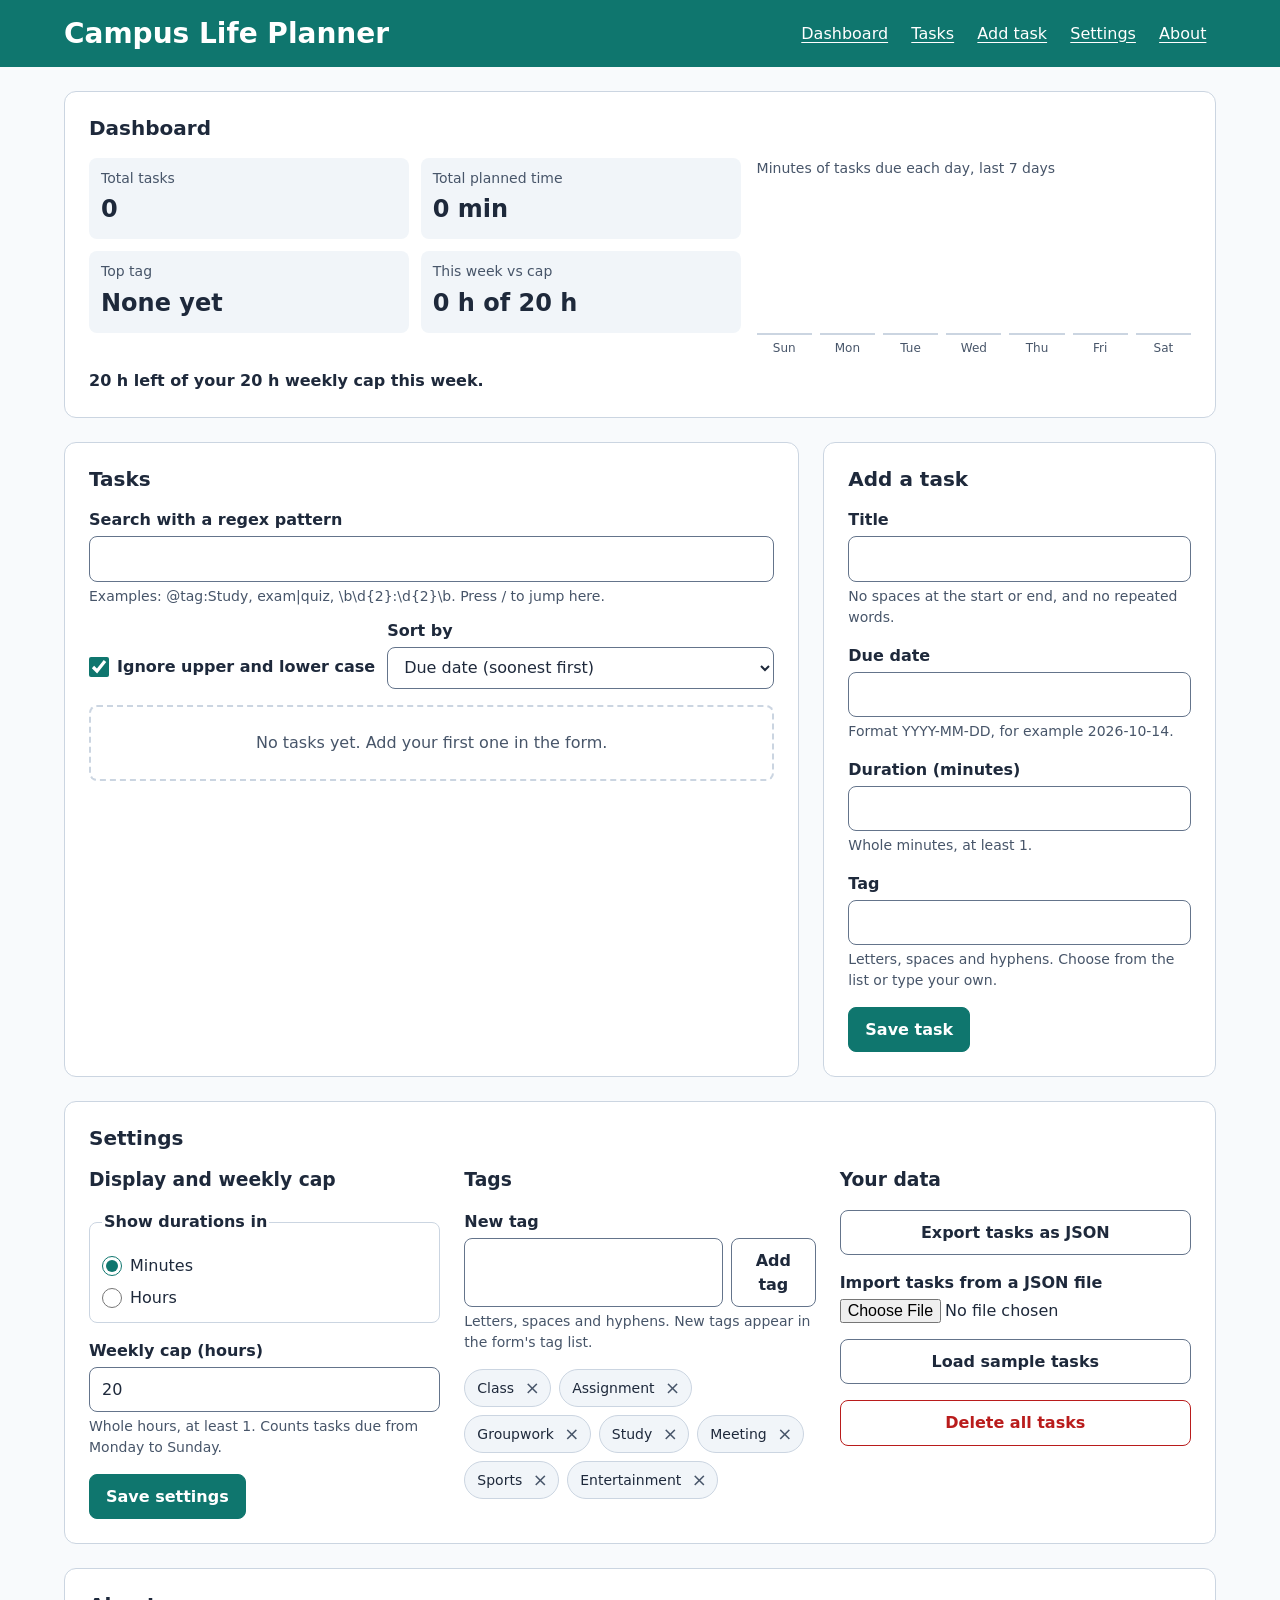
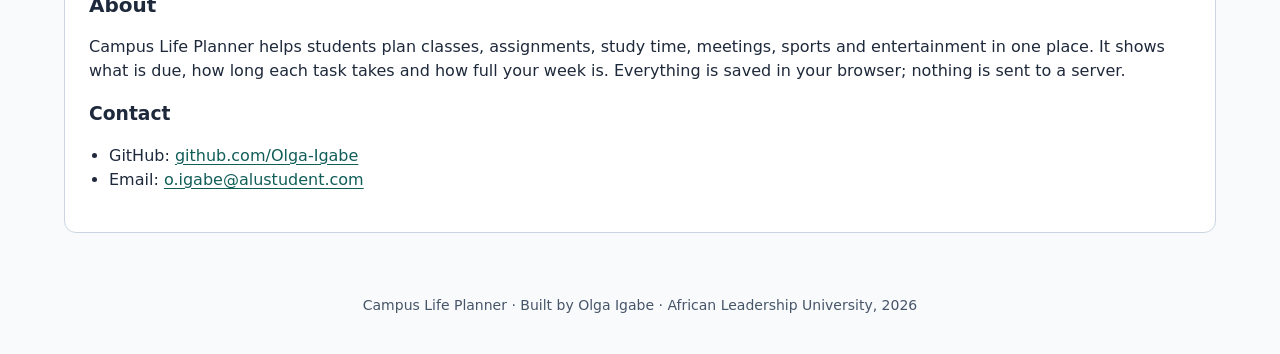
<file: index.html>
<!DOCTYPE html>
<html lang="en">
<head>
  <meta charset="UTF-8">
  <meta name="viewport" content="width=device-width, initial-scale=1.0">
  <meta name="description" content="Campus Life Planner: plan classes, assignments, study time and campus events.">
  <title>Campus Life Planner</title>
  <link rel="icon" href="data:image/svg+xml,%3Csvg xmlns=%27http://www.w3.org/2000/svg%27 viewBox=%270 0 32 32%27%3E%3Crect width=%2732%27 height=%2732%27 rx=%276%27 fill=%27%230f766e%27/%3E%3Cpath d=%27M9 16.5l4.5 4.5L23 11%27 stroke=%27white%27 stroke-width=%273.5%27 fill=%27none%27 stroke-linecap=%27round%27 stroke-linejoin=%27round%27/%3E%3C/svg%3E">
  <link rel="stylesheet" href="styles/main.css">
</head>
<body>
  <a class="skip-link" href="#main">Skip to content</a>

  <header class="site-header">
    <div class="header-inner">
      <h1 class="site-title">Campus Life Planner</h1>
      <nav aria-label="Main">
        <ul class="nav-list">
          <li><a href="#dashboard">Dashboard</a></li>
          <li><a href="#records">Tasks</a></li>
          <li><a href="#add-task">Add task</a></li>
          <li><a href="#settings">Settings</a></li>
          <li><a href="#about">About</a></li>
        </ul>
      </nav>
    </div>
  </header>

  <main id="main" tabindex="-1">

    <section id="dashboard" class="panel panel--full" aria-labelledby="dashboard-heading">
      <h2 id="dashboard-heading">Dashboard</h2>
      <div class="dashboard-body">
        <div class="stats">
          <article class="stat">
            <h3 class="stat-label">Total tasks</h3>
            <p class="stat-value" id="stat-total">0</p>
          </article>
          <article class="stat">
            <h3 class="stat-label">Total planned time</h3>
            <p class="stat-value" id="stat-time">0 min</p>
          </article>
          <article class="stat">
            <h3 class="stat-label">Top tag</h3>
            <p class="stat-value" id="stat-top-tag">None yet</p>
          </article>
          <article class="stat">
            <h3 class="stat-label">This week vs cap</h3>
            <p class="stat-value" id="stat-cap">0 h of 20 h</p>
          </article>
        </div>
        <figure class="trend">
          <figcaption>Minutes of tasks due each day, last 7 days</figcaption>
          <div id="trend-chart" class="chart" role="img" aria-label="No tasks in the last 7 days"></div>
        </figure>
      </div>
      <p id="cap-status" class="cap-message" role="status" aria-live="polite"></p>
      <p id="cap-alert" class="cap-message cap-message--over" aria-live="assertive"></p>
    </section>

    <section id="records" class="panel panel--wide" aria-labelledby="records-heading">
      <h2 id="records-heading">Tasks</h2>
      <div class="controls">
        <div class="field field--search">
          <label for="search-input">Search with a regex pattern</label>
          <input id="search-input" type="search" autocomplete="off" spellcheck="false" aria-describedby="search-hint search-status">
          <p id="search-hint" class="hint">Examples: @tag:Study, exam|quiz, \b\d{2}:\d{2}\b. Press / to jump here.</p>
        </div>
        <div class="field field--inline">
          <input id="search-case" type="checkbox" checked>
          <label for="search-case">Ignore upper and lower case</label>
        </div>
        <div class="field">
          <label for="sort-select">Sort by</label>
          <select id="sort-select">
            <option value="dueDate-asc">Due date (soonest first)</option>
            <option value="dueDate-desc">Due date (latest first)</option>
            <option value="title-asc">Title (A to Z)</option>
            <option value="title-desc">Title (Z to A)</option>
            <option value="duration-asc">Duration (shortest first)</option>
            <option value="duration-desc">Duration (longest first)</option>
          </select>
        </div>
      </div>
      <p id="search-status" class="status" role="status"></p>
      <p id="records-status" class="status" role="status"></p>

      <table class="records-table" role="table">
        <caption class="visually-hidden">Your tasks</caption>
        <thead role="rowgroup">
          <tr role="row">
            <th role="columnheader" scope="col">Title</th>
            <th role="columnheader" scope="col">Due date</th>
            <th role="columnheader" scope="col">Duration</th>
            <th role="columnheader" scope="col">Tag</th>
            <th role="columnheader" scope="col">Actions</th>
          </tr>
        </thead>
        <tbody id="records-body" role="rowgroup"></tbody>
      </table>
      <p id="records-empty" class="empty">No tasks yet. Add your first one in the form.</p>
    </section>

    <section id="add-task" class="panel panel--side" aria-labelledby="form-heading">
      <h2 id="form-heading">Add a task</h2>
      <form id="task-form" novalidate>
        <div class="field">
          <label for="title">Title</label>
          <input id="title" name="title" type="text" autocomplete="off" aria-describedby="title-hint title-error">
          <p id="title-hint" class="hint">No spaces at the start or end, and no repeated words.</p>
          <p id="title-error" class="error"></p>
        </div>

        <div class="field">
          <label for="dueDate">Due date</label>
          <input id="dueDate" name="dueDate" type="text" inputmode="numeric" autocomplete="off" aria-describedby="dueDate-hint dueDate-error">
          <p id="dueDate-hint" class="hint">Format YYYY-MM-DD, for example 2026-10-14.</p>
          <p id="dueDate-error" class="error"></p>
        </div>

        <div class="field">
          <label for="duration">Duration (minutes)</label>
          <input id="duration" name="duration" type="text" inputmode="numeric" autocomplete="off" aria-describedby="duration-hint duration-error">
          <p id="duration-hint" class="hint">Whole minutes, at least 1.</p>
          <p id="duration-error" class="error"></p>
        </div>

        <div class="field">
          <label for="tag">Tag</label>
          <input id="tag" name="tag" type="text" list="tag-options" autocomplete="off" aria-describedby="tag-hint tag-error">
          <datalist id="tag-options">
            <option value="Class"></option>
            <option value="Assignment"></option>
            <option value="Groupwork"></option>
            <option value="Study"></option>
            <option value="Meeting"></option>
            <option value="Sports"></option>
            <option value="Entertainment"></option>
          </datalist>
          <p id="tag-hint" class="hint">Letters, spaces and hyphens. Choose from the list or type your own.</p>
          <p id="tag-error" class="error"></p>
        </div>

        <div class="form-actions">
          <button type="submit" id="save-btn" class="btn btn--primary">Save task</button>
        </div>
        <p id="form-status" class="status" role="status"></p>
      </form>
    </section>

    <section id="settings" class="panel panel--full" aria-labelledby="settings-heading">
      <h2 id="settings-heading">Settings</h2>
      <div class="settings-grid">

        <form id="settings-form" class="settings-group" novalidate>
          <h3>Display and weekly cap</h3>
          <fieldset>
            <legend>Show durations in</legend>
            <div class="radio">
              <input id="unit-minutes" type="radio" name="unit" value="minutes" checked>
              <label for="unit-minutes">Minutes</label>
            </div>
            <div class="radio">
              <input id="unit-hours" type="radio" name="unit" value="hours">
              <label for="unit-hours">Hours</label>
            </div>
          </fieldset>
          <div class="field">
            <label for="cap-input">Weekly cap (hours)</label>
            <input id="cap-input" type="text" inputmode="numeric" autocomplete="off" aria-describedby="cap-hint cap-input-error">
            <p id="cap-hint" class="hint">Whole hours, at least 1. Counts tasks due from Monday to Sunday.</p>
            <p id="cap-input-error" class="error"></p>
          </div>
          <button type="submit" class="btn btn--primary">Save settings</button>
        </form>

        <div class="settings-group">
          <h3>Tags</h3>
          <div class="field">
            <label for="new-tag">New tag</label>
            <div class="tag-row">
              <input id="new-tag" type="text" autocomplete="off" aria-describedby="new-tag-hint new-tag-error">
              <button type="button" id="add-tag" class="btn">Add tag</button>
            </div>
            <p id="new-tag-hint" class="hint">Letters, spaces and hyphens. New tags appear in the form's tag list.</p>
            <p id="new-tag-error" class="error"></p>
          </div>
          <ul id="tag-manager" class="tag-list" aria-label="Your tags"></ul>
        </div>

        <div class="settings-group">
          <h3>Your data</h3>
          <div class="data-actions">
            <button type="button" id="export-btn" class="btn">Export tasks as JSON</button>
            <div class="field">
              <label for="import-file">Import tasks from a JSON file</label>
              <input id="import-file" type="file" accept=".json,application/json">
            </div>
            <button type="button" id="sample-btn" class="btn">Load sample tasks</button>
            <button type="button" id="clear-btn" class="btn btn--danger">Delete all tasks</button>
          </div>
        </div>

      </div>
      <p id="settings-status" class="status" role="status"></p>
    </section>

    <section id="about" class="panel panel--full" aria-labelledby="about-heading">
      <h2 id="about-heading">About</h2>
      <p>
        Campus Life Planner helps students plan classes, assignments, study time, meetings,
        sports and entertainment in one place. It shows what is due, how long each task takes
        and how full your week is. Everything is saved in your browser; nothing is sent to a server.
      </p>
      <h3>Contact</h3>
      <ul class="contact-list">
        <li>GitHub: <a href="https://github.com/Olga-Igabe">github.com/Olga-Igabe</a></li>
        <li>Email: <a href="mailto:o.igabe@alustudent.com">o.igabe@alustudent.com</a></li>
      </ul>
    </section>

  </main>

  <footer class="site-footer">
    <p>Campus Life Planner · Built by Olga Igabe · African Leadership University, 2026</p>
  </footer>

  <script type="module" src="scripts/main.js"></script>
</body>
</html>
</file>
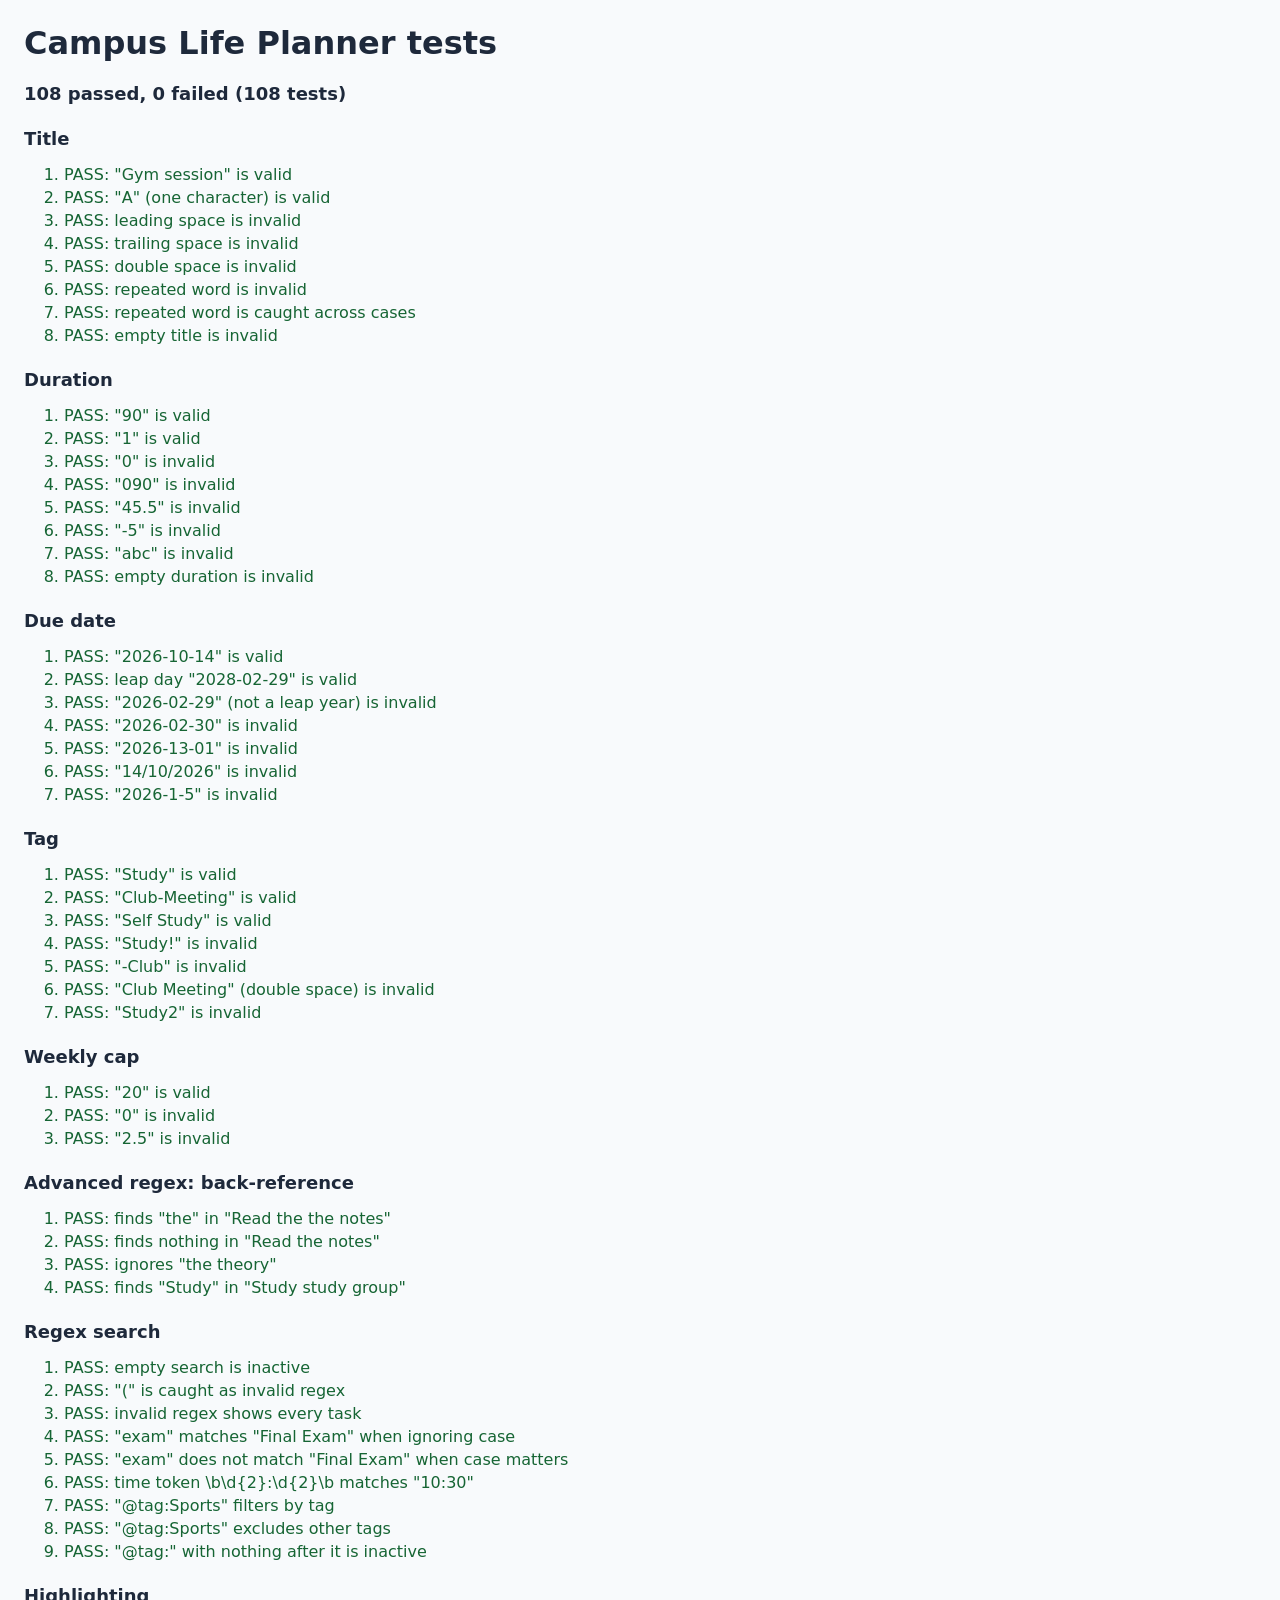
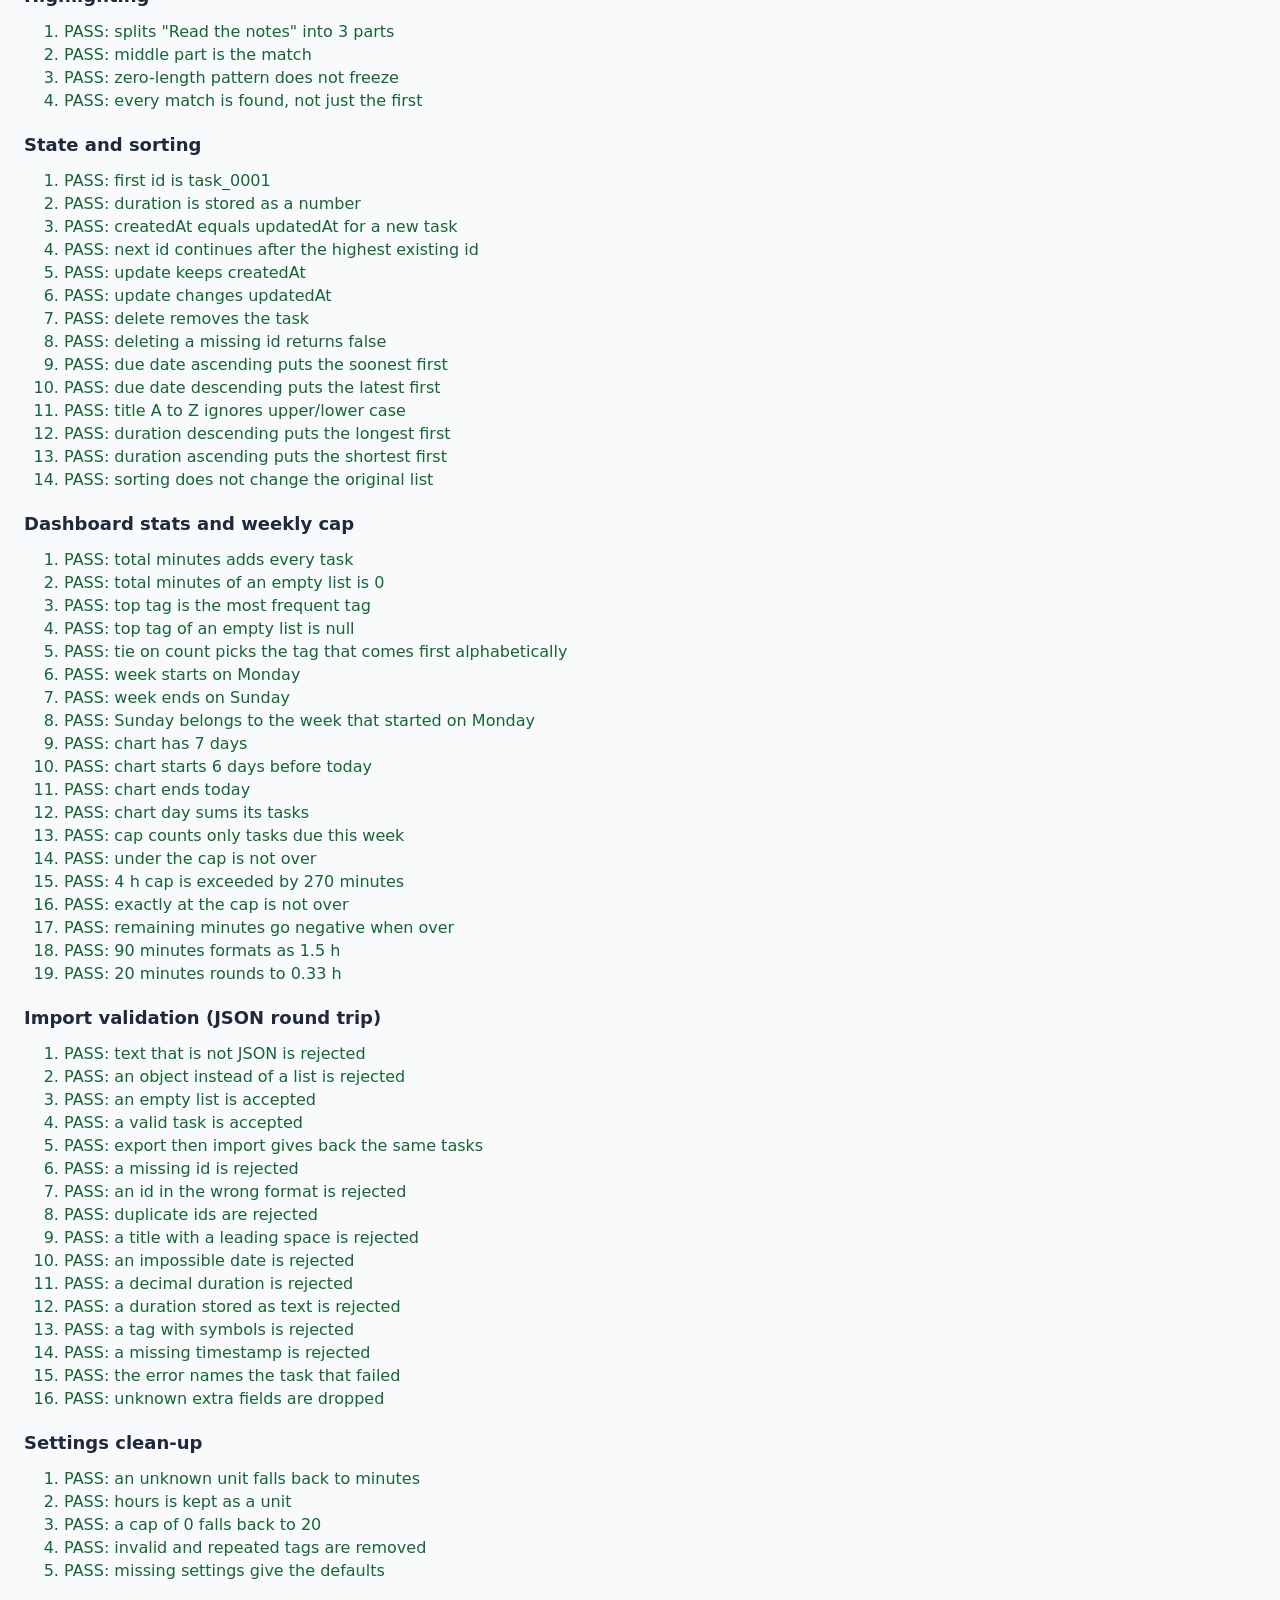
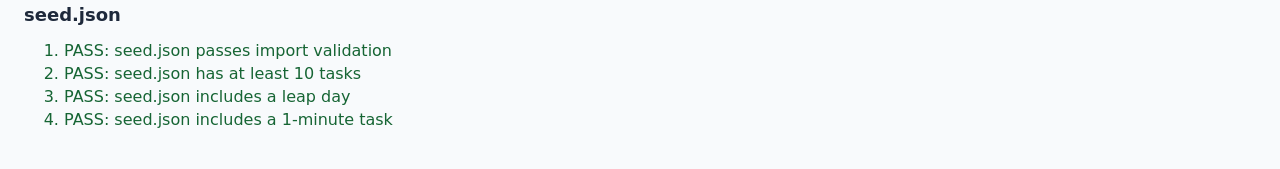
<file: tests/tests.html>
<!DOCTYPE html>
<html lang="en">
<head>
  <meta charset="UTF-8">
  <meta name="viewport" content="width=device-width, initial-scale=1.0">
  <title>Tests — Campus Life Planner</title>
  <link rel="icon" href="data:image/svg+xml,%3Csvg xmlns=%27http://www.w3.org/2000/svg%27 viewBox=%270 0 32 32%27%3E%3Crect width=%2732%27 height=%2732%27 rx=%276%27 fill=%27%230f766e%27/%3E%3Cpath d=%27M9 16.5l4.5 4.5L23 11%27 stroke=%27white%27 stroke-width=%273.5%27 fill=%27none%27 stroke-linecap=%27round%27 stroke-linejoin=%27round%27/%3E%3C/svg%3E">
  <style>
    body { font-family: system-ui, sans-serif; margin: 0; padding: 1.5rem; color: #1e293b; background: #f8fafc; }
    h1 { margin-top: 0; }
    h2 { margin-top: 1.5rem; font-size: 1.125rem; }
    #summary { font-weight: 700; font-size: 1.125rem; }
    .pass { color: #166534; }
    .fail { color: #b91c1c; font-weight: 700; }
    li { margin-bottom: 0.25rem; }
  </style>
</head>
<body>
  <main>
    <h1>Campus Life Planner tests</h1>
    <p id="summary" role="status"></p>
    <div id="results"></div>
  </main>

  <script type="module">
    import {
      validateTitle,
      validateDuration,
      validateDate,
      validateTag,
      validateCap,
      findDuplicateWord
    } from '../scripts/validators.js';
    import { buildSearch, taskMatches, splitMatches } from '../scripts/search.js';
    import { setTasks, getTasks, addTask, updateTask, deleteTask, sortTasks } from '../scripts/state.js';
    import { totalMinutes, topTag, lastSevenDays, weekRange, capStatus, formatHours } from '../scripts/stats.js';
    import { parseImport, validateTaskList, cleanSettings } from '../scripts/storage.js';

    const results = document.getElementById('results');
    let currentList = null;
    let passed = 0;
    let failed = 0;

    function group(title) {
      const heading = document.createElement('h2');
      heading.textContent = title;
      currentList = document.createElement('ol');
      results.append(heading, currentList);
    }

    function check(name, actual, expected) {
      const ok = actual === expected;
      if (ok) {
        passed += 1;
      } else {
        failed += 1;
      }
      const item = document.createElement('li');
      item.className = ok ? 'pass' : 'fail';
      item.textContent = ok
        ? `PASS: ${name}`
        : `FAIL: ${name} (expected ${JSON.stringify(expected)}, got ${JSON.stringify(actual)})`;
      currentList.append(item);
    }

    const isValid = (validate, value) => validate(value) === '';

    group('Title');
    check('"Gym session" is valid', isValid(validateTitle, 'Gym session'), true);
    check('"A" (one character) is valid', isValid(validateTitle, 'A'), true);
    check('leading space is invalid', isValid(validateTitle, ' Gym'), false);
    check('trailing space is invalid', isValid(validateTitle, 'Gym '), false);
    check('double space is invalid', isValid(validateTitle, 'Gym  session'), false);
    check('repeated word is invalid', isValid(validateTitle, 'Read the the notes'), false);
    check('repeated word is caught across cases', isValid(validateTitle, 'The the plan'), false);
    check('empty title is invalid', isValid(validateTitle, ''), false);

    group('Duration');
    check('"90" is valid', isValid(validateDuration, '90'), true);
    check('"1" is valid', isValid(validateDuration, '1'), true);
    check('"0" is invalid', isValid(validateDuration, '0'), false);
    check('"090" is invalid', isValid(validateDuration, '090'), false);
    check('"45.5" is invalid', isValid(validateDuration, '45.5'), false);
    check('"-5" is invalid', isValid(validateDuration, '-5'), false);
    check('"abc" is invalid', isValid(validateDuration, 'abc'), false);
    check('empty duration is invalid', isValid(validateDuration, ''), false);

    group('Due date');
    check('"2026-10-14" is valid', isValid(validateDate, '2026-10-14'), true);
    check('leap day "2028-02-29" is valid', isValid(validateDate, '2028-02-29'), true);
    check('"2026-02-29" (not a leap year) is invalid', isValid(validateDate, '2026-02-29'), false);
    check('"2026-02-30" is invalid', isValid(validateDate, '2026-02-30'), false);
    check('"2026-13-01" is invalid', isValid(validateDate, '2026-13-01'), false);
    check('"14/10/2026" is invalid', isValid(validateDate, '14/10/2026'), false);
    check('"2026-1-5" is invalid', isValid(validateDate, '2026-1-5'), false);

    group('Tag');
    check('"Study" is valid', isValid(validateTag, 'Study'), true);
    check('"Club-Meeting" is valid', isValid(validateTag, 'Club-Meeting'), true);
    check('"Self Study" is valid', isValid(validateTag, 'Self Study'), true);
    check('"Study!" is invalid', isValid(validateTag, 'Study!'), false);
    check('"-Club" is invalid', isValid(validateTag, '-Club'), false);
    check('"Club  Meeting" (double space) is invalid', isValid(validateTag, 'Club  Meeting'), false);
    check('"Study2" is invalid', isValid(validateTag, 'Study2'), false);

    group('Weekly cap');
    check('"20" is valid', isValid(validateCap, '20'), true);
    check('"0" is invalid', isValid(validateCap, '0'), false);
    check('"2.5" is invalid', isValid(validateCap, '2.5'), false);

    group('Advanced regex: back-reference');
    check('finds "the" in "Read the the notes"', findDuplicateWord('Read the the notes'), 'the');
    check('finds nothing in "Read the notes"', findDuplicateWord('Read the notes'), null);
    check('ignores "the theory"', findDuplicateWord('the theory'), null);
    check('finds "Study" in "Study study group"', findDuplicateWord('Study study group'), 'Study');

    group('Regex search');
    const exam = { id: 'task_0001', title: 'Final Exam at 10:30', dueDate: '2026-10-20', duration: 120, tag: 'Class' };
    const gym = { id: 'task_0002', title: 'Gym session', dueDate: '2026-10-15', duration: 60, tag: 'Sports' };
    check('empty search is inactive', buildSearch('', true).active, false);
    check('"(" is caught as invalid regex', buildSearch('(', true).valid, false);
    check('invalid regex shows every task', taskMatches(gym, buildSearch('(', true)), true);
    check('"exam" matches "Final Exam" when ignoring case', taskMatches(exam, buildSearch('exam', true)), true);
    check('"exam" does not match "Final Exam" when case matters', taskMatches(exam, buildSearch('exam', false)), false);
    check('time token \\b\\d{2}:\\d{2}\\b matches "10:30"', taskMatches(exam, buildSearch('\\b\\d{2}:\\d{2}\\b', true)), true);
    check('"@tag:Sports" filters by tag', taskMatches(gym, buildSearch('@tag:Sports', true)), true);
    check('"@tag:Sports" excludes other tags', taskMatches(exam, buildSearch('@tag:Sports', true)), false);
    check('"@tag:" with nothing after it is inactive', buildSearch('@tag:', true).active, false);

    group('Highlighting');
    const parts = splitMatches('Read the notes', /the/);
    check('splits "Read the notes" into 3 parts', parts.length, 3);
    check('middle part is the match', parts[1].match && parts[1].text === 'the', true);
    check('zero-length pattern does not freeze', splitMatches('abc', /x*/).length, 1);
    check('every match is found, not just the first', splitMatches('a-a-a', /a/).filter((p) => p.match).length, 3);

    group('State and sorting');
    setTasks([]);
    const first = addTask({ title: 'Lab report', dueDate: '2026-10-16', duration: '45', tag: 'Assignment' });
    check('first id is task_0001', first.id, 'task_0001');
    check('duration is stored as a number', first.duration, 45);
    check('createdAt equals updatedAt for a new task', first.createdAt === first.updatedAt, true);
    setTasks([{ ...exam, id: 'task_0007', createdAt: '2026-10-01T00:00:00.000Z', updatedAt: '2026-10-01T00:00:00.000Z' }]);
    check('next id continues after the highest existing id', addTask({ title: 'Read', dueDate: '2026-10-17', duration: '30', tag: 'Study' }).id, 'task_0008');
    const updated = updateTask('task_0007', { title: 'Final exam', dueDate: '2026-10-21', duration: '90', tag: 'Class' });
    check('update keeps createdAt', updated.createdAt, '2026-10-01T00:00:00.000Z');
    check('update changes updatedAt', updated.updatedAt !== '2026-10-01T00:00:00.000Z', true);
    check('delete removes the task', deleteTask('task_0008') && getTasks().length === 1, true);
    check('deleting a missing id returns false', deleteTask('task_9999'), false);

    const list = [exam, gym, { id: 'task_0003', title: 'art club', dueDate: '2026-10-18', duration: 30, tag: 'Meeting' }];
    check('due date ascending puts the soonest first', sortTasks(list, 'dueDate-asc')[0].id, 'task_0002');
    check('due date descending puts the latest first', sortTasks(list, 'dueDate-desc')[0].id, 'task_0001');
    check('title A to Z ignores upper/lower case', sortTasks(list, 'title-asc')[0].title, 'art club');
    check('duration descending puts the longest first', sortTasks(list, 'duration-desc')[0].duration, 120);
    check('duration ascending puts the shortest first', sortTasks(list, 'duration-asc')[0].duration, 30);
    check('sorting does not change the original list', list[0].id, 'task_0001');

    group('Dashboard stats and weekly cap');
    const wednesday = new Date(2026, 9, 14);
    const week = [
      { id: 'task_0001', title: 'Lecture', dueDate: '2026-10-12', duration: 90, tag: 'Class' },
      { id: 'task_0002', title: 'Essay', dueDate: '2026-10-14', duration: 120, tag: 'Assignment' },
      { id: 'task_0003', title: 'Seminar', dueDate: '2026-10-18', duration: 60, tag: 'Class' },
      { id: 'task_0004', title: 'Old quiz', dueDate: '2026-10-08', duration: 30, tag: 'Study' },
      { id: 'task_0005', title: 'Next week', dueDate: '2026-10-19', duration: 45, tag: 'Study' }
    ];
    check('total minutes adds every task', totalMinutes(week), 345);
    check('total minutes of an empty list is 0', totalMinutes([]), 0);
    check('top tag is the most frequent tag', topTag(week).tag, 'Class');
    check('top tag of an empty list is null', topTag([]), null);
    check('tie on count picks the tag that comes first alphabetically', topTag([week[1], week[3]]).tag, 'Assignment');
    check('week starts on Monday', weekRange(wednesday).start, '2026-10-12');
    check('week ends on Sunday', weekRange(wednesday).end, '2026-10-18');
    check('Sunday belongs to the week that started on Monday', weekRange(new Date(2026, 9, 18)).start, '2026-10-12');
    const days = lastSevenDays(week, wednesday);
    check('chart has 7 days', days.length, 7);
    check('chart starts 6 days before today', days[0].date, '2026-10-08');
    check('chart ends today', days[6].date, '2026-10-14');
    check('chart day sums its tasks', days[6].minutes, 120);
    check('cap counts only tasks due this week', capStatus(week, 20, wednesday).usedMinutes, 270);
    check('under the cap is not over', capStatus(week, 20, wednesday).over, false);
    check('4 h cap is exceeded by 270 minutes', capStatus(week, 4, wednesday).over, true);
    check('exactly at the cap is not over', capStatus(week, 4.5, wednesday).over, false);
    check('remaining minutes go negative when over', capStatus(week, 4, wednesday).remainingMinutes, -30);
    check('90 minutes formats as 1.5 h', formatHours(90), '1.5 h');
    check('20 minutes rounds to 0.33 h', formatHours(20), '0.33 h');

    group('Import validation (JSON round trip)');
    const stamp = '2026-10-12T08:00:00.000Z';
    const good = { id: 'task_0001', title: 'Lab report', dueDate: '2026-10-16', duration: 45, tag: 'Assignment', createdAt: stamp, updatedAt: stamp };
    const withChange = (changes) => JSON.stringify([{ ...good, ...changes }]);
    check('text that is not JSON is rejected', parseImport('not json').ok, false);
    check('an object instead of a list is rejected', parseImport('{}').ok, false);
    check('an empty list is accepted', parseImport('[]').ok, true);
    check('a valid task is accepted', parseImport(JSON.stringify([good])).ok, true);
    check('export then import gives back the same tasks', JSON.stringify(parseImport(JSON.stringify([good])).tasks), JSON.stringify([good]));
    check('a missing id is rejected', parseImport(withChange({ id: undefined })).ok, false);
    check('an id in the wrong format is rejected', parseImport(withChange({ id: 'abc' })).ok, false);
    check('duplicate ids are rejected', parseImport(JSON.stringify([good, good])).ok, false);
    check('a title with a leading space is rejected', parseImport(withChange({ title: ' Lab' })).ok, false);
    check('an impossible date is rejected', parseImport(withChange({ dueDate: '2026-02-30' })).ok, false);
    check('a decimal duration is rejected', parseImport(withChange({ duration: 12.5 })).ok, false);
    check('a duration stored as text is rejected', parseImport(withChange({ duration: '45' })).ok, false);
    check('a tag with symbols is rejected', parseImport(withChange({ tag: 'Study!' })).ok, false);
    check('a missing timestamp is rejected', parseImport(withChange({ createdAt: 'yesterday' })).ok, false);
    check('the error names the task that failed', parseImport(JSON.stringify([good, { ...good, id: 'task_0002', tag: '' }])).error.startsWith('Task 2'), true);
    check('unknown extra fields are dropped', 'extra' in parseImport(withChange({ extra: 'x' })).tasks[0], false);

    group('Settings clean-up');
    check('an unknown unit falls back to minutes', cleanSettings({ unit: 'days' }).unit, 'minutes');
    check('hours is kept as a unit', cleanSettings({ unit: 'hours' }).unit, 'hours');
    check('a cap of 0 falls back to 20', cleanSettings({ weeklyCapHours: 0 }).weeklyCapHours, 20);
    check('invalid and repeated tags are removed', cleanSettings({ tags: ['Study', 'Study', 'Bad!'] }).tags.join(','), 'Study');
    check('missing settings give the defaults', cleanSettings(null).tags.length, 7);

    group('seed.json');
    try {
      const response = await fetch('../seed.json');
      const seed = validateTaskList(await response.json());
      check('seed.json passes import validation', seed.ok, true);
      check('seed.json has at least 10 tasks', seed.ok && seed.tasks.length >= 10, true);
      check('seed.json includes a leap day', seed.ok && seed.tasks.some((task) => task.dueDate.endsWith('-02-29')), true);
      check('seed.json includes a 1-minute task', seed.ok && seed.tasks.some((task) => task.duration === 1), true);
    } catch {
      check('seed.json could be loaded (open this page through a local server)', false, true);
    }

    document.getElementById('summary').textContent =
      `${passed} passed, ${failed} failed (${passed + failed} tests)`;
  </script>
</body>
</html>
</file>
<file: styles/main.css>
/* ===== Design tokens ===== */
:root {
  --bg: #f8fafc;
  --surface: #ffffff;
  --surface-muted: #f1f5f9;
  --text: #1e293b;
  --muted: #475569;
  --border: #cbd5e1;
  --input-border: #64748b;
  --primary: #0f766e;
  --primary-dark: #115e59;
  --primary-tint: #f0fdfa;
  --danger: #b91c1c;
  --danger-bg: #fef2f2;
  --focus: #1d4ed8;
  --mark: #fde68a;
  --radius: 12px;
  --radius-sm: 8px;
}

/* ===== Base (mobile first, ~360px) ===== */
*,
*::before,
*::after {
  box-sizing: border-box;
}

[hidden] {
  display: none !important;
}

html {
  scroll-behavior: smooth;
}

body {
  margin: 0;
  font-family: system-ui, -apple-system, "Segoe UI", Roboto, sans-serif;
  font-size: 1rem;
  line-height: 1.5;
  color: var(--text);
  background: var(--bg);
}

h1,
h2,
h3 {
  line-height: 1.25;
}

a {
  color: var(--primary-dark);
  text-underline-offset: 3px;
}

:focus-visible {
  outline: 3px solid var(--focus);
  outline-offset: 2px;
}

.visually-hidden {
  position: absolute;
  width: 1px;
  height: 1px;
  margin: -1px;
  padding: 0;
  overflow: hidden;
  clip: rect(0 0 0 0);
  white-space: nowrap;
  border: 0;
}

/* ===== Skip link ===== */
.skip-link {
  position: absolute;
  top: -4rem;
  left: 1rem;
  z-index: 100;
  padding: 0.75rem 1rem;
  background: var(--text);
  color: #ffffff;
  font-weight: 600;
  border-radius: var(--radius-sm);
  transition: top 0.2s ease;
}

.skip-link:focus {
  top: 1rem;
}

/* ===== Header and navigation ===== */
.site-header {
  background: var(--primary);
  color: #ffffff;
}

.site-header :focus-visible {
  outline-color: #ffffff;
}

.header-inner {
  display: flex;
  flex-direction: column;
  gap: 0.75rem;
  max-width: 1200px;
  margin: 0 auto;
  padding: 1rem;
}

.site-title {
  margin: 0;
  font-size: 1.5rem;
}

.nav-list {
  display: flex;
  flex-wrap: wrap;
  gap: 0.25rem;
  margin: 0;
  padding: 0;
  list-style: none;
}

.nav-list a {
  display: inline-block;
  padding: 0.35rem 0.6rem;
  color: #ffffff;
  font-weight: 500;
  border-radius: var(--radius-sm);
  transition: background-color 0.2s ease;
}

.nav-list a:hover {
  background: rgba(255, 255, 255, 0.15);
}

/* ===== Layout ===== */
main {
  display: flex;
  flex-wrap: wrap;
  gap: 1rem;
  max-width: 1200px;
  margin: 0 auto;
  padding: 1rem;
}

main:focus {
  outline: none;
}

.panel {
  flex: 1 1 100%;
  min-width: 0;
  padding: 1rem;
  background: var(--surface);
  border: 1px solid var(--border);
  border-radius: var(--radius);
}

.panel h2 {
  margin-top: 0;
  font-size: 1.25rem;
}

/* ===== Dashboard ===== */
.dashboard-body {
  display: flex;
  flex-direction: column;
  gap: 1rem;
}

.stats {
  display: flex;
  flex-wrap: wrap;
  gap: 0.75rem;
}

.stat {
  flex: 1 1 calc(50% - 0.75rem);
  min-width: 0;
  padding: 0.75rem;
  background: var(--surface-muted);
  border-radius: var(--radius-sm);
}

.stat-label {
  margin: 0;
  font-size: 0.875rem;
  font-weight: 500;
  color: var(--muted);
}

.stat-value {
  margin: 0.25rem 0 0;
  font-size: 1.5rem;
  font-weight: 700;
  overflow-wrap: anywhere;
}

.trend {
  margin: 0;
}

.trend figcaption {
  font-size: 0.875rem;
  color: var(--muted);
}

.chart {
  display: flex;
  gap: 0.5rem;
  height: 170px;
  margin-top: 0.5rem;
}

.chart-col {
  display: flex;
  flex: 1 1 0;
  flex-direction: column;
  align-items: center;
  gap: 0.25rem;
  min-width: 0;
}

.chart-value {
  min-height: 1.25rem;
  font-size: 0.75rem;
  font-weight: 600;
  color: var(--muted);
}

.chart-track {
  position: relative;
  flex: 1 1 auto;
  width: 100%;
  border-bottom: 2px solid var(--border);
}

.chart-bar {
  position: absolute;
  right: 15%;
  bottom: 0;
  left: 15%;
  height: 0;
  background: var(--primary);
  border-radius: 4px 4px 0 0;
  transition: height 0.4s ease;
}

.chart-label {
  font-size: 0.75rem;
  color: var(--muted);
}

.stat--over {
  background: var(--danger-bg);
}

.stat--over .stat-value {
  color: var(--danger);
}

.cap-message {
  margin: 0.75rem 0 0;
  font-weight: 600;
}

.cap-message--over {
  color: var(--danger);
}

.cap-message:empty,
.status:empty,
.error:empty {
  display: none;
}

/* ===== Form fields ===== */
.controls {
  display: flex;
  flex-direction: column;
  gap: 0.75rem;
}

.field {
  display: flex;
  flex-direction: column;
  gap: 0.25rem;
  margin-bottom: 1rem;
}

.controls .field {
  margin-bottom: 0;
}

label,
legend {
  font-weight: 600;
}

input[type="text"],
input[type="search"],
select {
  width: 100%;
  padding: 0.6rem 0.75rem;
  font: inherit;
  color: var(--text);
  background: var(--surface);
  border: 1px solid var(--input-border);
  border-radius: var(--radius-sm);
}

input[aria-invalid="true"] {
  border-color: var(--danger);
  box-shadow: 0 0 0 1px var(--danger);
}

.field--inline {
  flex-direction: row;
  align-items: center;
  gap: 0.5rem;
}

input[type="checkbox"],
input[type="radio"] {
  width: 1.25rem;
  height: 1.25rem;
  margin: 0;
  accent-color: var(--primary);
}

input[type="file"] {
  font: inherit;
  max-width: 100%;
}

.hint {
  margin: 0;
  font-size: 0.875rem;
  color: var(--muted);
}

.error {
  margin: 0;
  font-size: 0.875rem;
  font-weight: 600;
  color: var(--danger);
}

.status {
  margin: 0.75rem 0 0;
  font-weight: 600;
  color: var(--primary-dark);
}

/* ===== Buttons ===== */
.btn {
  padding: 0.6rem 1rem;
  font: inherit;
  font-weight: 600;
  color: var(--text);
  background: var(--surface);
  border: 1px solid var(--input-border);
  border-radius: var(--radius-sm);
  cursor: pointer;
  transition: background-color 0.2s ease, transform 0.1s ease;
}

.btn:hover {
  background: var(--surface-muted);
}

.btn:active {
  transform: translateY(1px);
}

.btn--small {
  padding: 0.35rem 0.75rem;
  font-size: 0.875rem;
}

.btn--primary {
  color: #ffffff;
  background: var(--primary);
  border-color: var(--primary);
}

.btn--primary:hover {
  background: var(--primary-dark);
}

.btn--danger {
  color: var(--danger);
  border-color: var(--danger);
}

.btn--danger:hover {
  background: var(--danger-bg);
}

.form-actions {
  display: flex;
  flex-wrap: wrap;
  gap: 0.5rem;
}

.form-actions .btn {
  flex: 1 1 auto;
}

/* ===== Records: cards on mobile ===== */
.records-table {
  width: 100%;
  margin-top: 1rem;
  border-collapse: collapse;
}

.records-table thead {
  position: absolute;
  width: 1px;
  height: 1px;
  overflow: hidden;
  clip: rect(0 0 0 0);
  white-space: nowrap;
}

.records-table tbody,
.records-table tr,
.records-table td {
  display: block;
}

.records-table tr {
  margin-bottom: 0.75rem;
  padding: 0.75rem;
  background: var(--surface);
  border: 1px solid var(--border);
  border-radius: var(--radius-sm);
}

.records-table tr.is-editing {
  background: var(--primary-tint);
  border-color: var(--primary);
}

.records-table td {
  display: flex;
  justify-content: space-between;
  align-items: center;
  gap: 1rem;
  padding: 0.25rem 0;
  overflow-wrap: anywhere;
}

.records-table td::before {
  content: attr(data-label);
  flex-shrink: 0;
  font-weight: 600;
  color: var(--muted);
}

.records-table td.edit-cell {
  flex-direction: column;
  align-items: stretch;
  gap: 0.25rem;
}

.row-actions {
  display: flex;
  flex-wrap: wrap;
  gap: 0.5rem;
}

@keyframes row-in {
  from {
    opacity: 0;
    transform: translateY(-6px);
    background-color: var(--mark);
  }

  to {
    opacity: 1;
    transform: none;
  }
}

.records-table tr.is-new {
  animation: row-in 0.6s ease-out;
}

mark {
  padding: 0 0.1em;
  color: inherit;
  background: var(--mark);
  border-radius: 3px;
}

.empty {
  margin: 1rem 0 0;
  padding: 1.5rem;
  text-align: center;
  color: var(--muted);
  border: 2px dashed var(--border);
  border-radius: var(--radius-sm);
}

/* ===== Settings ===== */
.settings-grid {
  display: flex;
  flex-direction: column;
  gap: 1.5rem;
}

.settings-group h3 {
  margin-top: 0;
}

fieldset {
  margin: 0 0 1rem;
  padding: 0.75rem;
  border: 1px solid var(--border);
  border-radius: var(--radius-sm);
}

.radio {
  display: flex;
  align-items: center;
  gap: 0.5rem;
  margin-top: 0.5rem;
}

.radio label {
  font-weight: 400;
}

.tag-row {
  display: flex;
  gap: 0.5rem;
}

.tag-row input {
  flex: 1 1 auto;
  min-width: 0;
}

.tag-list {
  display: flex;
  flex-wrap: wrap;
  gap: 0.5rem;
  margin: 0;
  padding: 0;
  list-style: none;
}

.tag-chip {
  display: inline-flex;
  align-items: center;
  gap: 0.25rem;
  padding: 0.25rem 0.25rem 0.25rem 0.75rem;
  font-size: 0.875rem;
  background: var(--surface-muted);
  border: 1px solid var(--border);
  border-radius: 999px;
}

.tag-remove {
  display: inline-flex;
  align-items: center;
  justify-content: center;
  width: 1.75rem;
  height: 1.75rem;
  padding: 0;
  font: inherit;
  font-size: 1.125rem;
  line-height: 1;
  color: var(--muted);
  background: transparent;
  border: 0;
  border-radius: 50%;
  cursor: pointer;
  transition: background-color 0.2s ease, color 0.2s ease;
}

.tag-remove:hover {
  color: var(--danger);
  background: var(--danger-bg);
}

.data-actions {
  display: flex;
  flex-direction: column;
  gap: 1rem;
}

.data-actions .field {
  margin-bottom: 0;
}

/* ===== About and footer ===== */
.contact-list {
  padding-left: 1.25rem;
}

.site-footer {
  padding: 1.5rem 1rem;
  font-size: 0.875rem;
  text-align: center;
  color: var(--muted);
}

/* ===== Tablet (768px and up) ===== */
@media (min-width: 768px) {
  .header-inner {
    flex-direction: row;
    align-items: center;
    justify-content: space-between;
    padding: 1rem 1.5rem;
  }

  main {
    gap: 1.5rem;
    padding: 1.5rem;
  }

  .panel {
    padding: 1.5rem;
  }

  .stat {
    flex: 1 1 calc(25% - 0.75rem);
  }

  .controls {
    flex-direction: row;
    flex-wrap: wrap;
    align-items: flex-end;
  }

  .controls .field {
    flex: 1 1 200px;
  }

  .controls .field--search {
    flex: 2 1 100%;
  }

  .controls .field--inline {
    flex: 0 0 auto;
    padding-bottom: 0.6rem;
  }

  .records-table {
    display: table;
  }

  .records-table thead {
    position: static;
    display: table-header-group;
    width: auto;
    height: auto;
    overflow: visible;
    clip: auto;
    white-space: normal;
  }

  .records-table tbody {
    display: table-row-group;
  }

  .records-table tr {
    display: table-row;
    margin: 0;
    padding: 0;
    background: none;
    border: 0;
    border-radius: 0;
  }

  .records-table tr.is-editing {
    background: var(--primary-tint);
  }

  .records-table th,
  .records-table td,
  .records-table td.edit-cell {
    display: table-cell;
    padding: 0.75rem;
    text-align: left;
    vertical-align: top;
    border-bottom: 1px solid var(--border);
  }

  .records-table th {
    border-bottom-width: 2px;
  }

  .records-table td::before {
    content: none;
  }

  .records-table tbody tr:not(.is-editing):hover td {
    background: var(--bg);
  }

  .settings-grid {
    flex-direction: row;
    flex-wrap: wrap;
  }

  .settings-group {
    flex: 1 1 calc(50% - 1.5rem);
    min-width: 0;
  }

  .form-actions .btn {
    flex: 0 0 auto;
  }
}

/* ===== Desktop (1024px and up) ===== */
@media (min-width: 1024px) {
  .site-title {
    font-size: 1.75rem;
  }

  .dashboard-body {
    flex-direction: row;
    align-items: stretch;
  }

  .dashboard-body .stats {
    flex: 3 1 0;
    align-content: flex-start;
  }

  .dashboard-body .trend {
    flex: 2 1 0;
  }

  .stat {
    flex: 1 1 calc(50% - 0.75rem);
  }

  .panel--wide {
    flex: 2 1 0;
  }

  .panel--side {
    flex: 1 1 0;
    align-self: flex-start;
    position: sticky;
    top: 1rem;
  }

  .settings-group {
    flex: 1 1 0;
  }
}

/* ===== Reduced motion ===== */
@media (prefers-reduced-motion: reduce) {
  html {
    scroll-behavior: auto;
  }

  *,
  *::before,
  *::after {
    transition-duration: 0.01ms !important;
    animation-duration: 0.01ms !important;
  }
}
</file>
